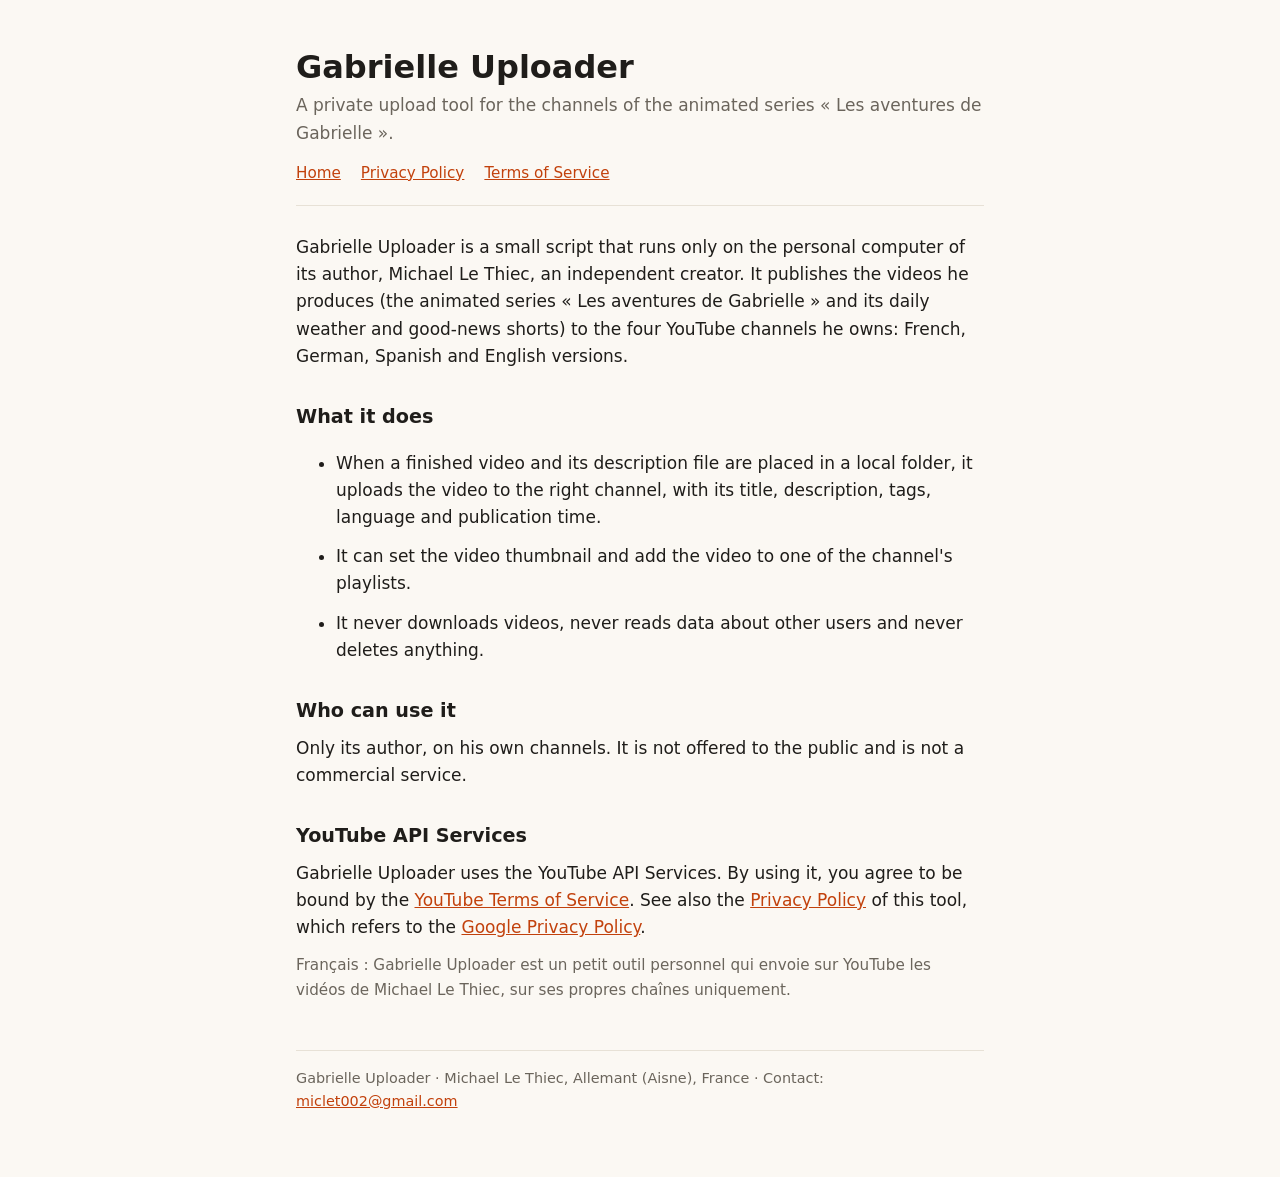
<file: index.html>
<!doctype html>
<html lang="en"><head><meta charset="utf-8"><meta name="viewport" content="width=device-width,initial-scale=1">
<title>Gabrielle Uploader</title><meta name="description" content="Private upload tool for the YouTube channels of the animated series Les aventures de Gabrielle."><link rel="stylesheet" href="/style.css"></head>
<body><main>
<header><h1>Gabrielle Uploader</h1>
<p class="sub">A private upload tool for the channels of the animated series « Les aventures de Gabrielle ».</p>
<nav><a href="/">Home</a><a href="/privacy.html">Privacy Policy</a><a href="/terms.html">Terms of Service</a></nav></header>

<p>Gabrielle Uploader is a small script that runs only on the personal computer of its author, Michael Le Thiec, an independent creator. It publishes the videos he produces (the animated series « Les aventures de Gabrielle » and its daily weather and good-news shorts) to the four YouTube channels he owns: French, German, Spanish and English versions.</p>

<h2>What it does</h2>
<ul>
<li>When a finished video and its description file are placed in a local folder, it uploads the video to the right channel, with its title, description, tags, language and publication time.</li>
<li>It can set the video thumbnail and add the video to one of the channel's playlists.</li>
<li>It never downloads videos, never reads data about other users and never deletes anything.</li>
</ul>

<h2>Who can use it</h2>
<p>Only its author, on his own channels. It is not offered to the public and is not a commercial service.</p>

<h2>YouTube API Services</h2>
<p>Gabrielle Uploader uses the YouTube API Services. By using it, you agree to be bound by the <a href="https://www.youtube.com/t/terms">YouTube Terms of Service</a>. See also the <a href="/privacy.html">Privacy Policy</a> of this tool, which refers to the <a href="https://policies.google.com/privacy">Google Privacy Policy</a>.</p>

<p class="lang">Français : Gabrielle Uploader est un petit outil personnel qui envoie sur YouTube les vidéos de Michael Le Thiec, sur ses propres chaînes uniquement.</p>
<footer>Gabrielle Uploader · Michael Le Thiec, Allemant (Aisne), France · Contact: <a href="mailto:miclet002@gmail.com">miclet002@gmail.com</a></footer>
</main></body></html>
</file>
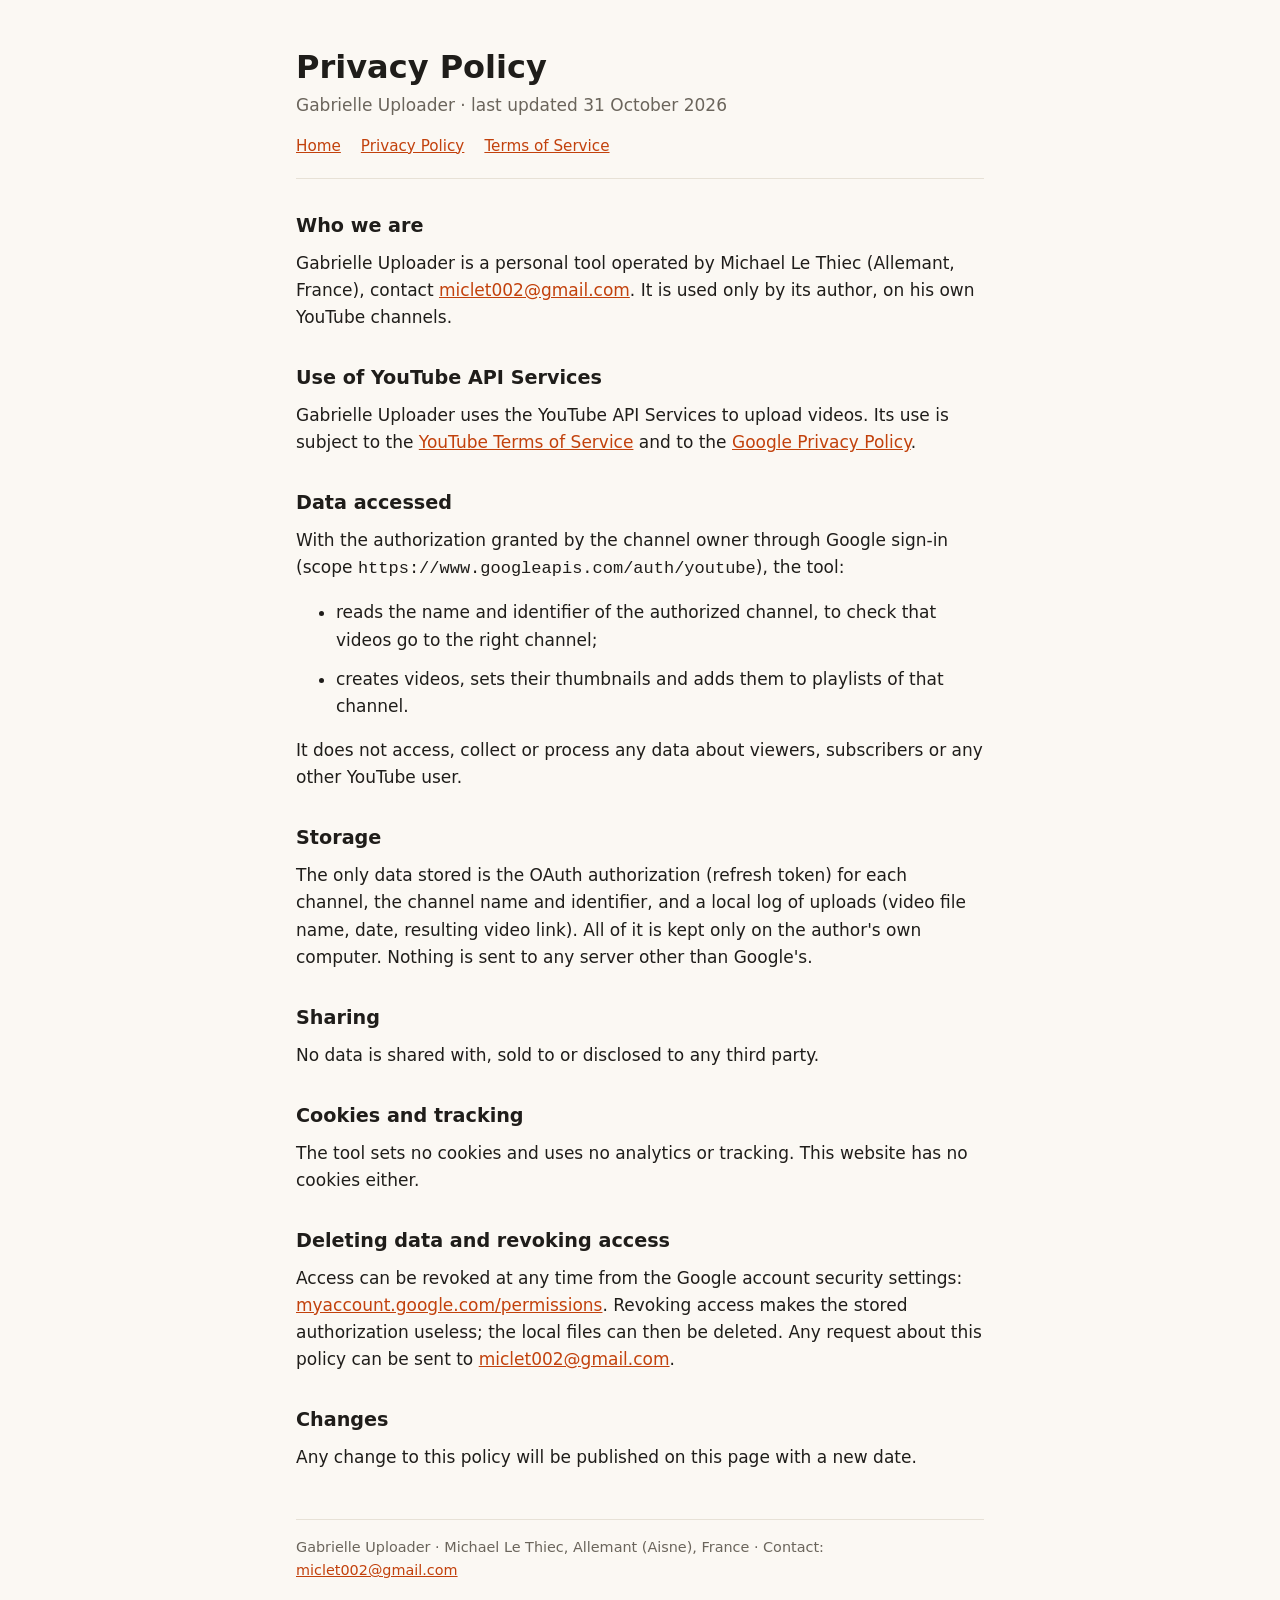
<file: privacy.html>
<!doctype html>
<html lang="en"><head><meta charset="utf-8"><meta name="viewport" content="width=device-width,initial-scale=1">
<title>Privacy Policy – Gabrielle Uploader</title><meta name="description" content="Privacy policy of Gabrielle Uploader."><link rel="stylesheet" href="/style.css"></head>
<body><main>
<header><h1>Privacy Policy</h1><p class="sub">Gabrielle Uploader · last updated 31 October 2026</p><nav><a href="/">Home</a><a href="/privacy.html">Privacy Policy</a><a href="/terms.html">Terms of Service</a></nav></header>

<h2>Who we are</h2>
<p>Gabrielle Uploader is a personal tool operated by Michael Le Thiec (Allemant, France), contact <a href="mailto:miclet002@gmail.com">miclet002@gmail.com</a>. It is used only by its author, on his own YouTube channels.</p>

<h2>Use of YouTube API Services</h2>
<p>Gabrielle Uploader uses the YouTube API Services to upload videos. Its use is subject to the <a href="https://www.youtube.com/t/terms">YouTube Terms of Service</a> and to the <a href="https://policies.google.com/privacy">Google Privacy Policy</a>.</p>

<h2>Data accessed</h2>
<p>With the authorization granted by the channel owner through Google sign-in (scope <code>https://www.googleapis.com/auth/youtube</code>), the tool:</p>
<ul>
<li>reads the name and identifier of the authorized channel, to check that videos go to the right channel;</li>
<li>creates videos, sets their thumbnails and adds them to playlists of that channel.</li>
</ul>
<p>It does not access, collect or process any data about viewers, subscribers or any other YouTube user.</p>

<h2>Storage</h2>
<p>The only data stored is the OAuth authorization (refresh token) for each channel, the channel name and identifier, and a local log of uploads (video file name, date, resulting video link). All of it is kept only on the author's own computer. Nothing is sent to any server other than Google's.</p>

<h2>Sharing</h2>
<p>No data is shared with, sold to or disclosed to any third party.</p>

<h2>Cookies and tracking</h2>
<p>The tool sets no cookies and uses no analytics or tracking. This website has no cookies either.</p>

<h2>Deleting data and revoking access</h2>
<p>Access can be revoked at any time from the Google account security settings: <a href="https://myaccount.google.com/permissions">myaccount.google.com/permissions</a>. Revoking access makes the stored authorization useless; the local files can then be deleted. Any request about this policy can be sent to <a href="mailto:miclet002@gmail.com">miclet002@gmail.com</a>.</p>

<h2>Changes</h2>
<p>Any change to this policy will be published on this page with a new date.</p>
<footer>Gabrielle Uploader · Michael Le Thiec, Allemant (Aisne), France · Contact: <a href="mailto:miclet002@gmail.com">miclet002@gmail.com</a></footer>
</main></body></html>
</file>
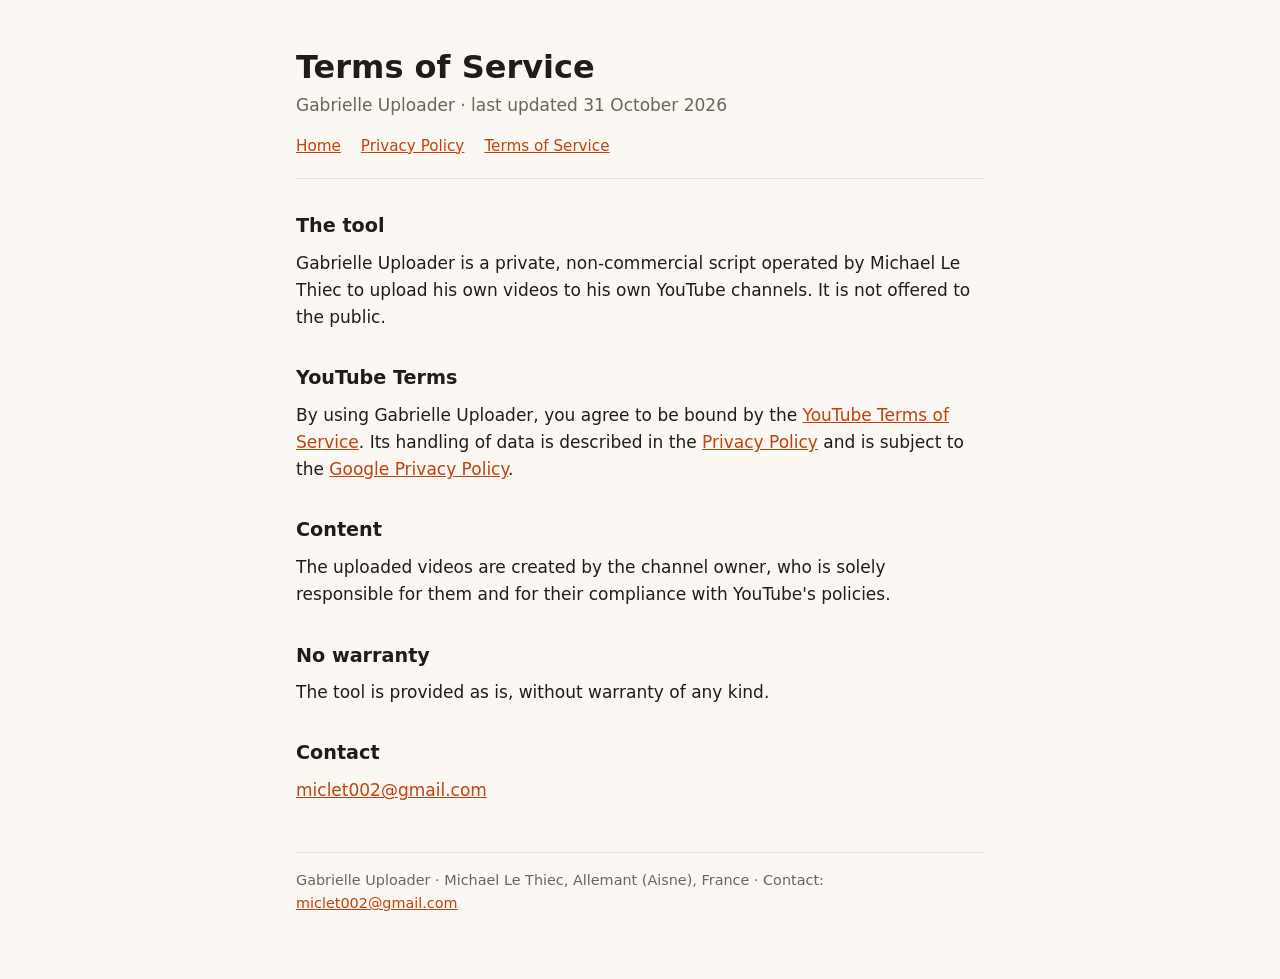
<file: terms.html>
<!doctype html>
<html lang="en"><head><meta charset="utf-8"><meta name="viewport" content="width=device-width,initial-scale=1">
<title>Terms of Service – Gabrielle Uploader</title><meta name="description" content="Terms of service of Gabrielle Uploader."><link rel="stylesheet" href="/style.css"></head>
<body><main>
<header><h1>Terms of Service</h1><p class="sub">Gabrielle Uploader · last updated 31 October 2026</p><nav><a href="/">Home</a><a href="/privacy.html">Privacy Policy</a><a href="/terms.html">Terms of Service</a></nav></header>

<h2>The tool</h2>
<p>Gabrielle Uploader is a private, non-commercial script operated by Michael Le Thiec to upload his own videos to his own YouTube channels. It is not offered to the public.</p>

<h2>YouTube Terms</h2>
<p>By using Gabrielle Uploader, you agree to be bound by the <a href="https://www.youtube.com/t/terms">YouTube Terms of Service</a>. Its handling of data is described in the <a href="/privacy.html">Privacy Policy</a> and is subject to the <a href="https://policies.google.com/privacy">Google Privacy Policy</a>.</p>

<h2>Content</h2>
<p>The uploaded videos are created by the channel owner, who is solely responsible for them and for their compliance with YouTube's policies.</p>

<h2>No warranty</h2>
<p>The tool is provided as is, without warranty of any kind.</p>

<h2>Contact</h2>
<p><a href="mailto:miclet002@gmail.com">miclet002@gmail.com</a></p>
<footer>Gabrielle Uploader · Michael Le Thiec, Allemant (Aisne), France · Contact: <a href="mailto:miclet002@gmail.com">miclet002@gmail.com</a></footer>
</main></body></html>
</file>
<file: style.css>
:root{--bg:#fbf8f3;--fg:#1f1d1a;--muted:#6b655c;--accent:#c2410c;--line:#e7e1d6}
@media (prefers-color-scheme:dark){:root{--bg:#171513;--fg:#f1ece4;--muted:#a59d91;--accent:#fb923c;--line:#2e2a25}}
*{box-sizing:border-box}
body{margin:0;background:var(--bg);color:var(--fg);font:17px/1.6 system-ui,-apple-system,"Segoe UI",Roboto,sans-serif}
main{max-width:720px;margin:0 auto;padding:48px 16px 64px}
header{border-bottom:1px solid var(--line);padding-bottom:20px;margin-bottom:28px}
h1{font-size:2rem;line-height:1.2;margin:0 0 6px}
h2{font-size:1.2rem;margin:32px 0 8px}
p,li{margin:0 0 12px}
.sub{color:var(--muted);margin:0}
a{color:var(--accent)}
nav{display:flex;flex-wrap:wrap;gap:8px 20px;margin-top:14px;font-size:.95rem}
footer{margin-top:48px;padding-top:16px;border-top:1px solid var(--line);color:var(--muted);font-size:.9rem}
.lang{color:var(--muted);font-size:.95rem}
</file>
